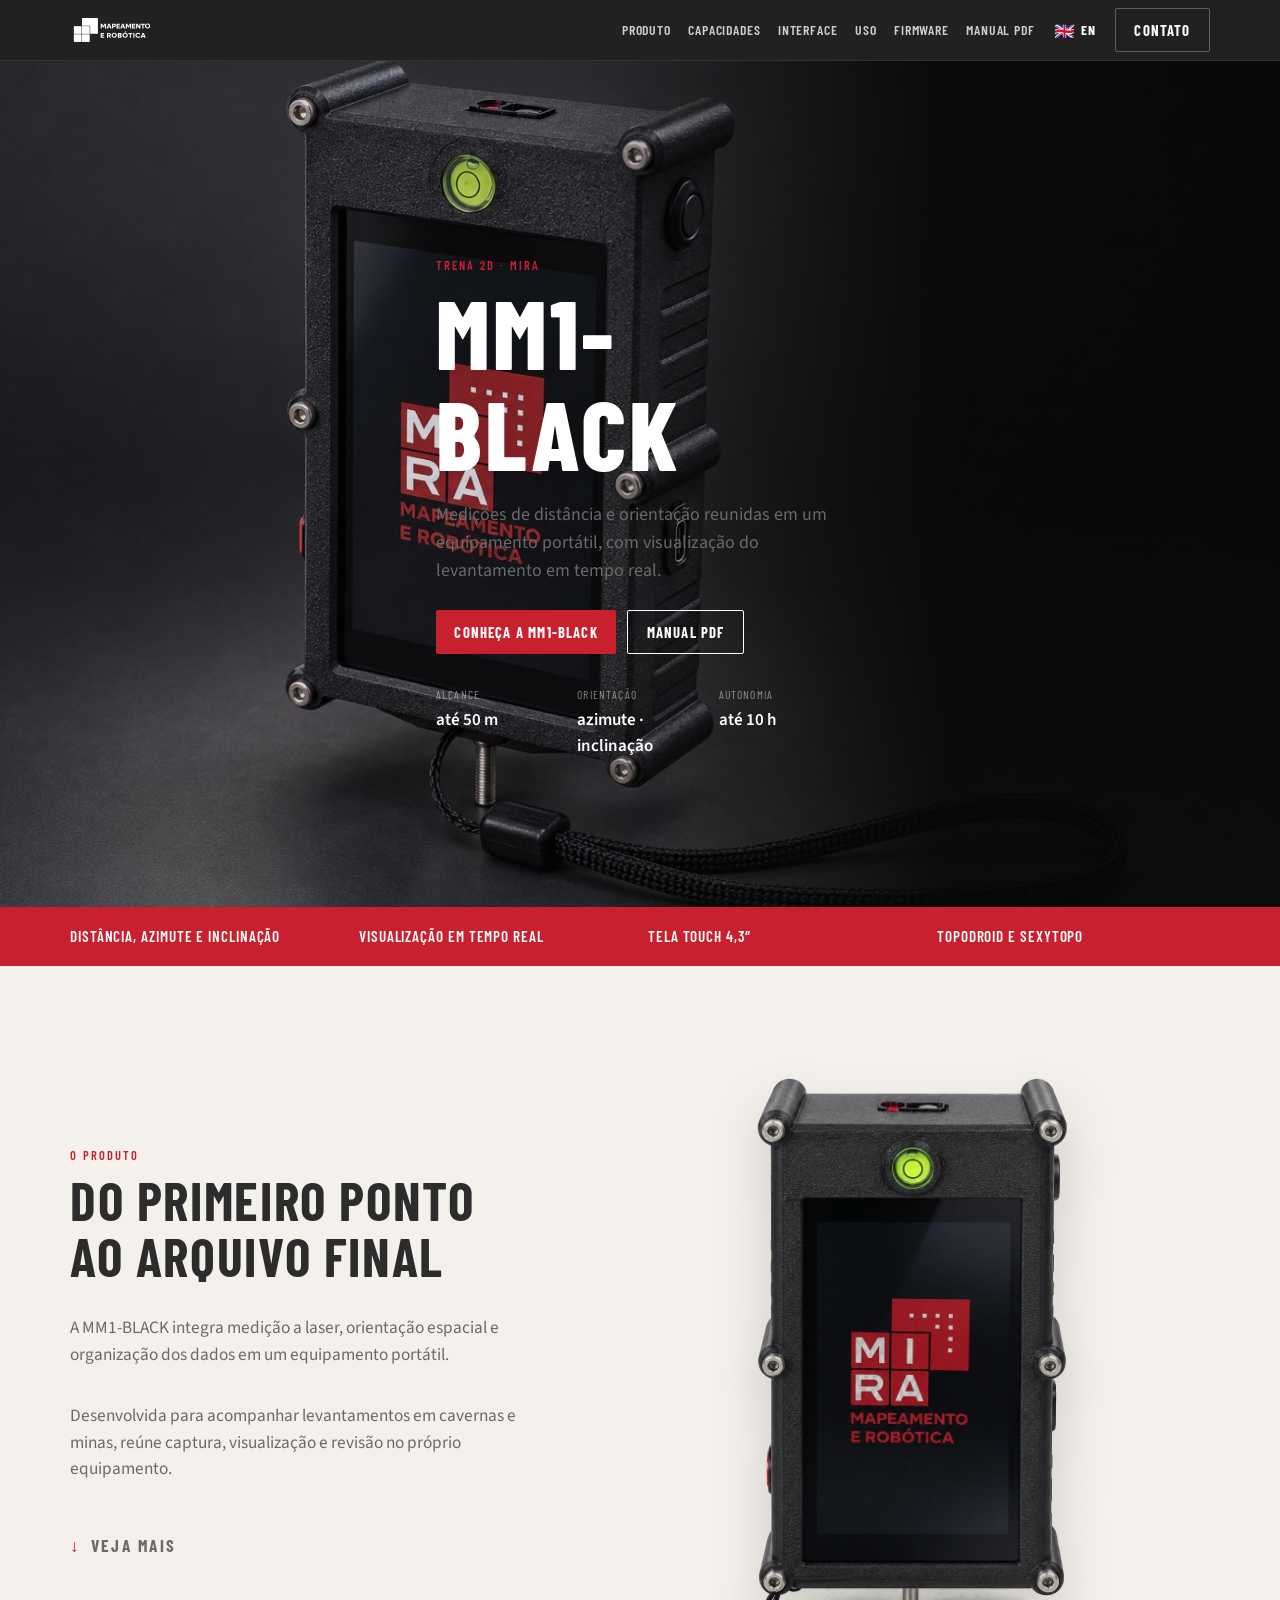
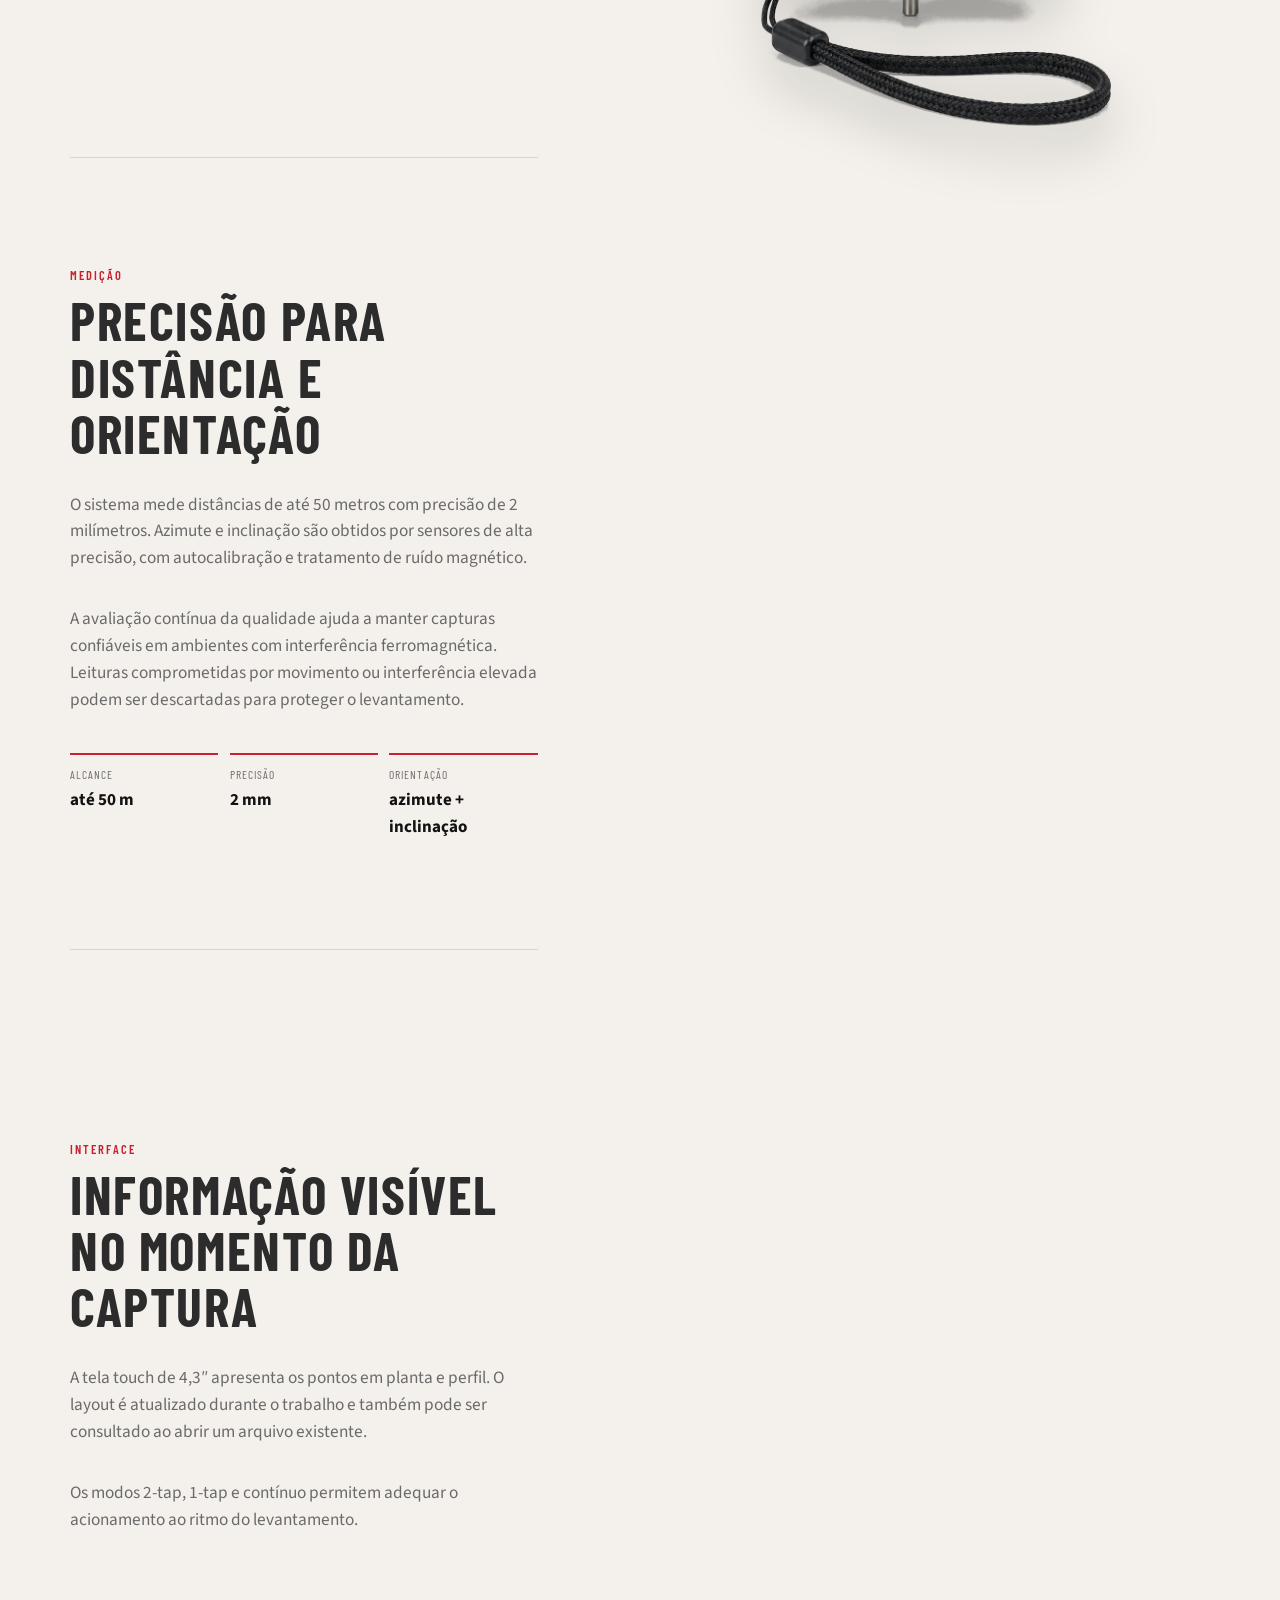
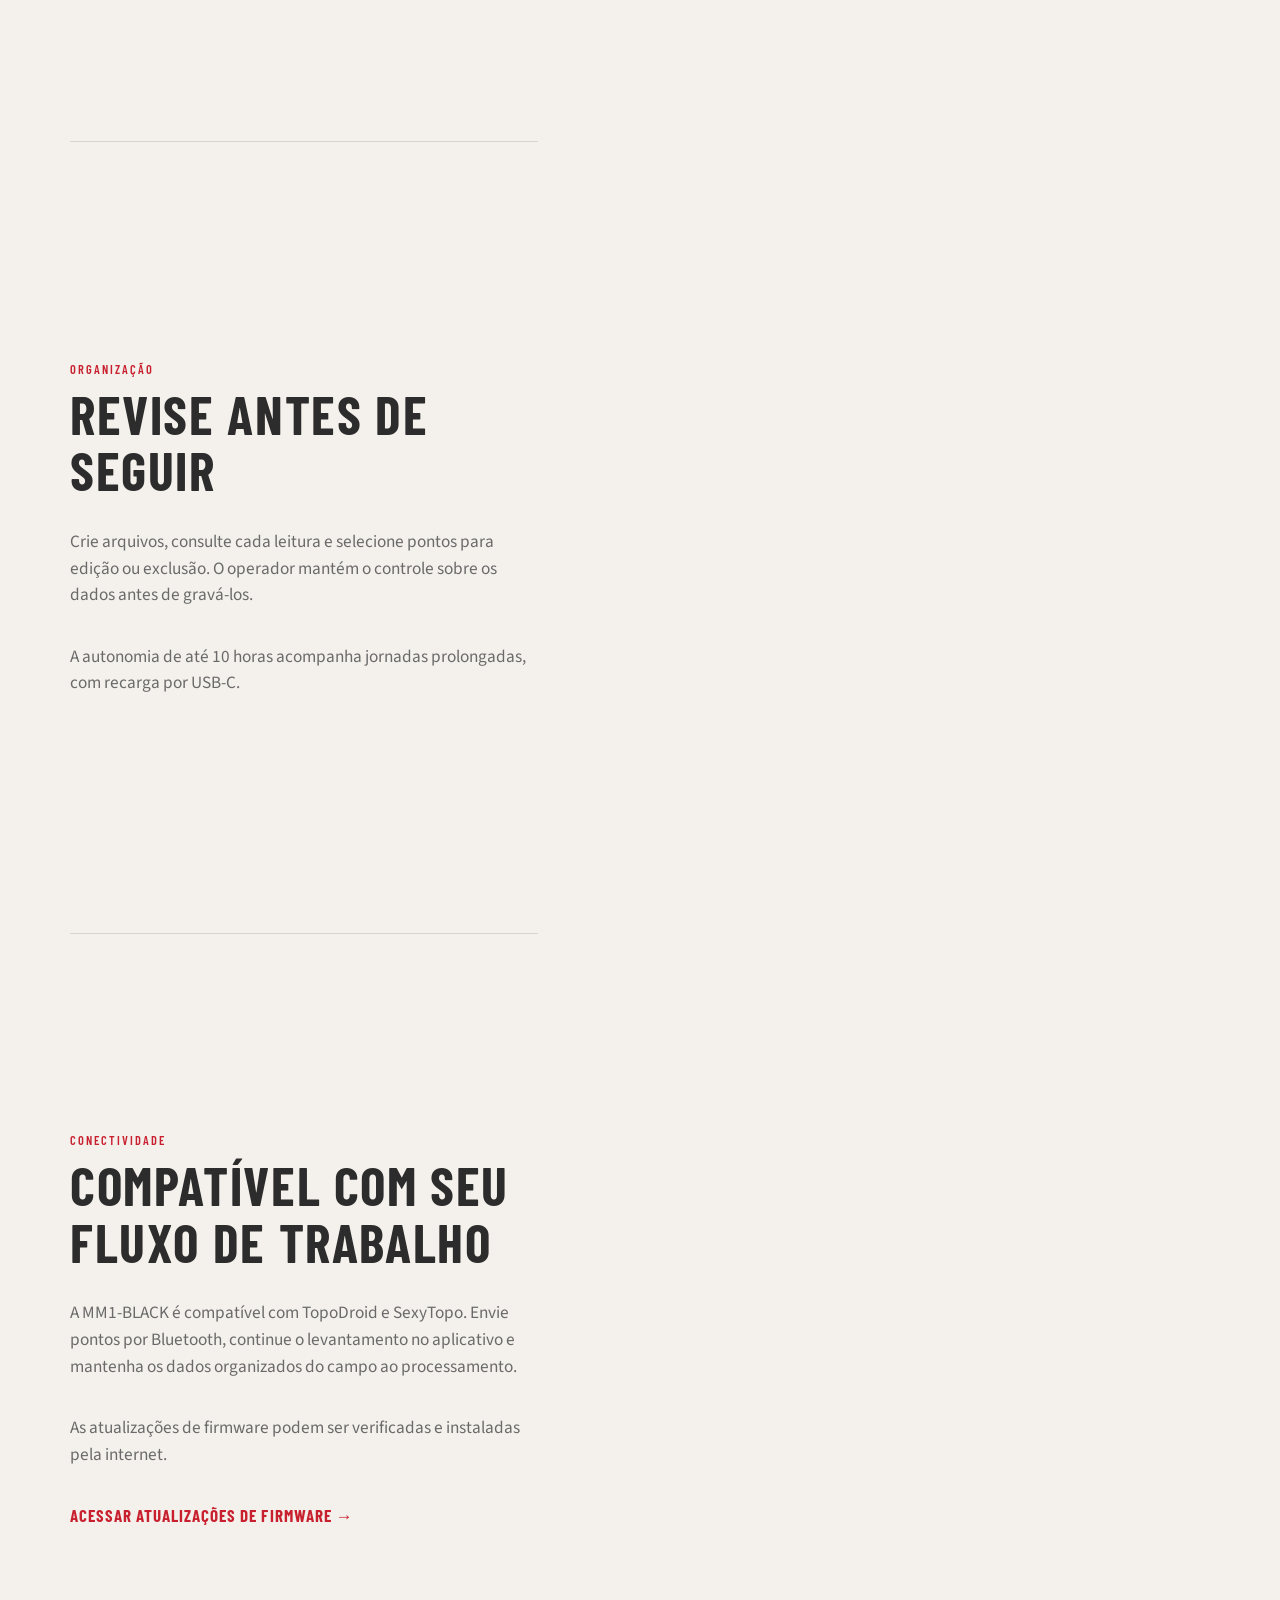
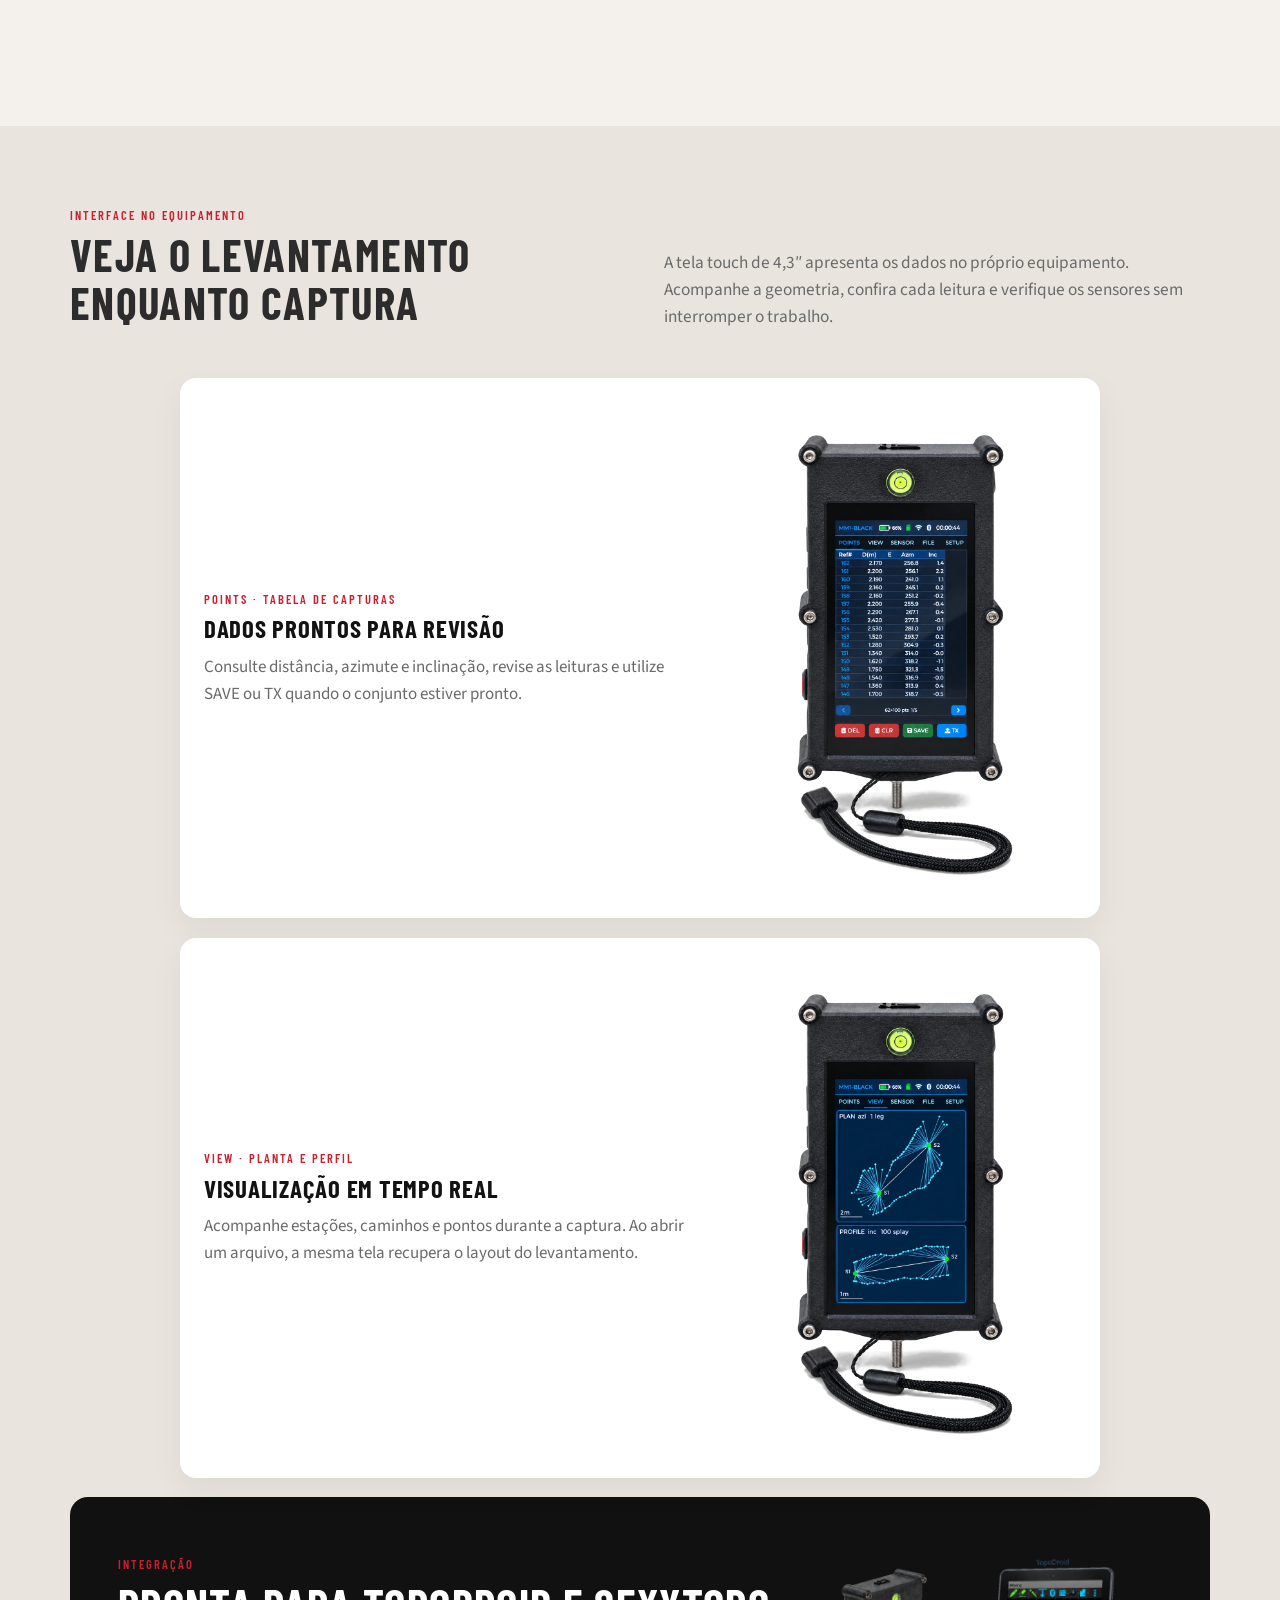
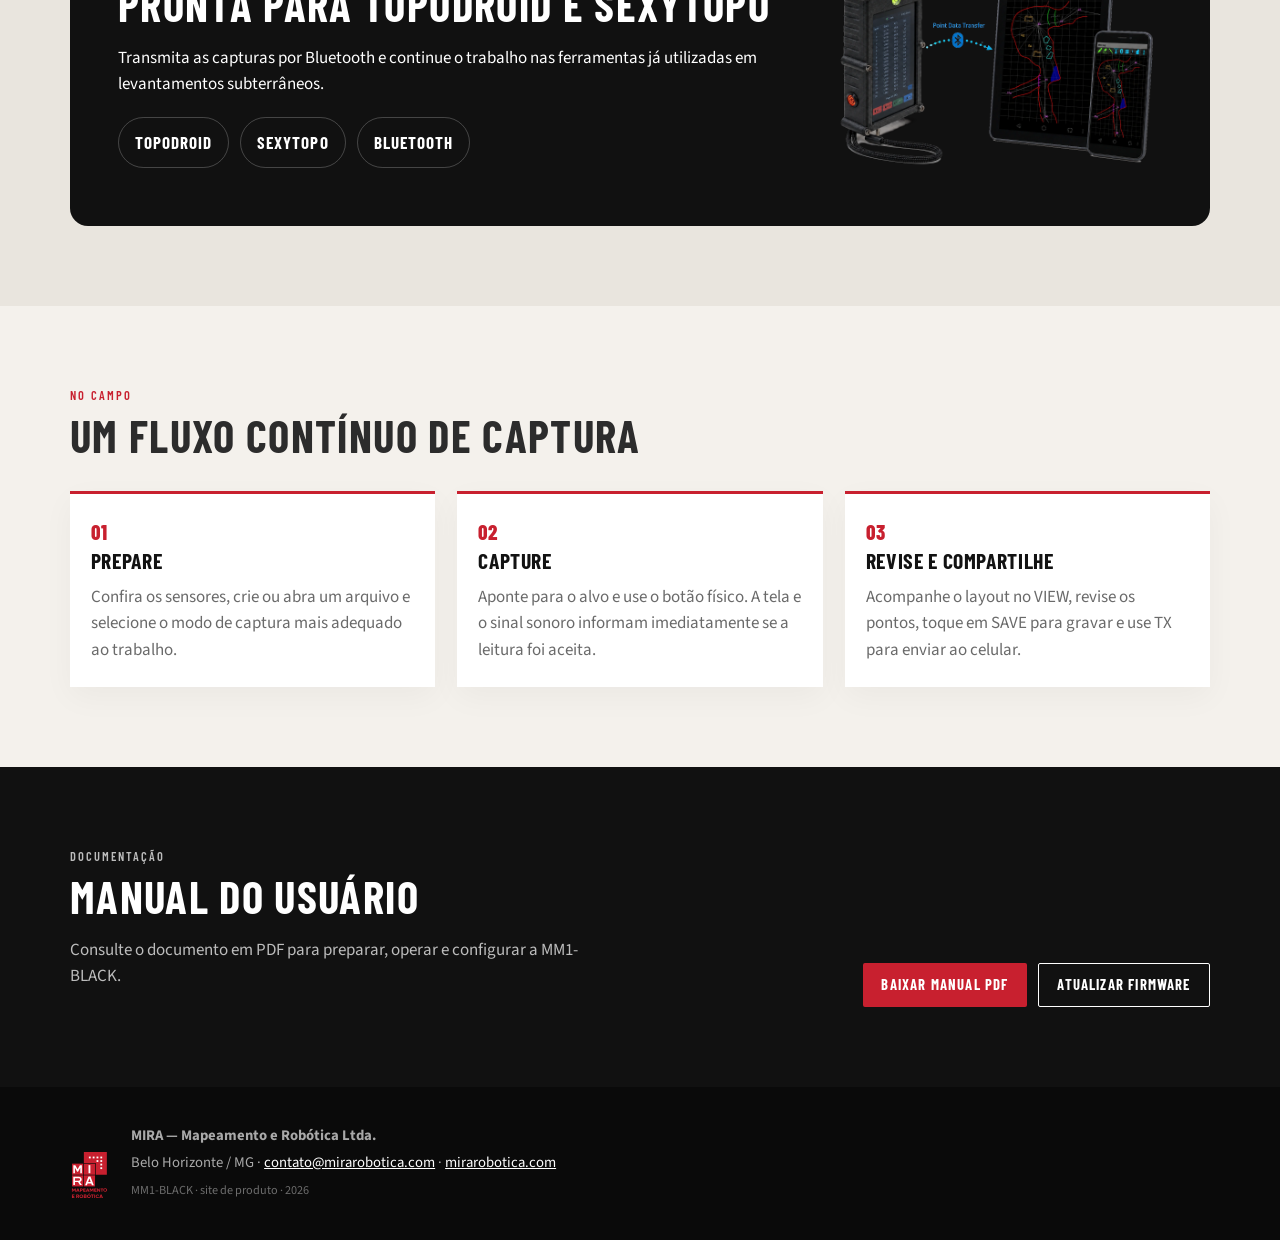
<file: docs/site/index.html>
<!DOCTYPE html>
<html lang="pt-BR">
<head>
  <meta charset="utf-8" />
  <meta name="viewport" content="width=device-width, initial-scale=1" />
  <title>MM1-BLACK — Trena 2D | MIRA</title>
  <meta name="description" content="MM1-BLACK, trena 2D da MIRA. Alcance 50 m · 2 mm. Azimute e inclinação. Tela touch 4,3″. TopoDroid e SexyTopo." />
  <link rel="alternate" hreflang="pt-BR" href="./" />
  <link rel="alternate" hreflang="en" href="en/" />
  <link rel="preconnect" href="https://fonts.googleapis.com" />
  <link rel="preconnect" href="https://fonts.gstatic.com" crossorigin />
  <link href="https://fonts.googleapis.com/css2?family=Barlow+Condensed:wght@500;600;700;800&family=Source+Sans+3:wght@400;600;700&display=swap" rel="stylesheet" />
  <link rel="stylesheet" href="styles.css?v=3" />
  <script>
    const startup = new URLSearchParams(location.search);
    if (startup.has("board") || startup.has("mode")) {
      location.replace(`firmware/${location.search}${location.hash}`);
    }
  </script>
</head>
<body>
  <header class="nav">
    <div class="wrap nav-inner">
      <a class="brand" href="#topo" aria-label="MIRA">
        <img src="assets/MIRA_Horizontal_R.svg" alt="MIRA" />
      </a>
      <nav>
        <a href="#produto">Produto</a>
        <a href="#capacidades">Capacidades</a>
        <a href="#interface">Interface</a>
        <a href="#uso">Uso</a>
        <a href="firmware/">Firmware</a>
        <a href="manual/MM1-BLACK_Manual_Usuario.pdf">Manual PDF</a>
      </nav>
      <a class="language-switch" href="en/" lang="en" hreflang="en" aria-label="View site in English"><span aria-hidden="true">🇬🇧</span> EN</a>
      <a class="btn btn-ghost" href="mailto:contato@mirarobotica.com">Contato</a>
    </div>
  </header>

  <section class="hero" id="topo">
    <div class="hero-photo" role="img" aria-label="MM1-BLACK"></div>
    <div class="wrap hero-copy">
      <p class="kicker">Trena 2D · MIRA</p>
      <h1>MM1-BLACK</h1>
      <p class="lede">Medições de distância e orientação reunidas em um equipamento portátil, com visualização do levantamento em tempo real.</p>
      <div class="hero-actions">
        <a class="btn btn-red" href="#produto">Conheça a MM1-BLACK</a>
        <a class="btn btn-line" href="manual/MM1-BLACK_Manual_Usuario.pdf">Manual PDF</a>
      </div>
      <dl class="hero-stats">
        <div><dt>Alcance</dt><dd>até 50 m</dd></div>
        <div><dt>Orientação</dt><dd>azimute · inclinação</dd></div>
        <div><dt>Autonomia</dt><dd>até 10 h</dd></div>
      </dl>
    </div>
  </section>

  <section class="strip">
    <div class="wrap strip-grid">
      <p>Distância, azimute e inclinação</p>
      <p>Visualização em tempo real</p>
      <p>Tela touch 4,3″</p>
      <p>TopoDroid e SexyTopo</p>
    </div>
  </section>

  <section class="rotation" id="explore" aria-labelledby="rotation-title">
    <div class="rotation-shell">
      <div class="rotation-story">
        <article class="rotation-panel" id="produto">
          <p class="kicker">O produto</p>
          <h2 id="rotation-title">Do primeiro ponto ao arquivo final</h2>
          <p class="lede">A MM1-BLACK integra medição a laser, orientação espacial e organização dos dados em um equipamento portátil.</p>
          <p>Desenvolvida para acompanhar levantamentos em cavernas e minas, reúne captura, visualização e revisão no próprio equipamento.</p>
          <p class="rotation-hint">Veja mais</p>
        </article>

        <article class="rotation-panel" id="capacidades">
          <p class="kicker">Medição</p>
          <h2>Precisão para distância e orientação</h2>
          <p>O sistema mede distâncias de até 50 metros com precisão de 2 milímetros. Azimute e inclinação são obtidos por sensores de alta precisão, com autocalibração e tratamento de ruído magnético.</p>
          <p>A avaliação contínua da qualidade ajuda a manter capturas confiáveis em ambientes com interferência ferromagnética. Leituras comprometidas por movimento ou interferência elevada podem ser descartadas para proteger o levantamento.</p>
          <dl class="rotation-facts">
            <div><dt>Alcance</dt><dd>até 50 m</dd></div>
            <div><dt>Precisão</dt><dd>2 mm</dd></div>
            <div><dt>Orientação</dt><dd>azimute + inclinação</dd></div>
          </dl>
        </article>

        <article class="rotation-panel">
          <p class="kicker">Interface</p>
          <h2>Informação visível no momento da captura</h2>
          <p>A tela touch de 4,3″ apresenta os pontos em planta e perfil. O layout é atualizado durante o trabalho e também pode ser consultado ao abrir um arquivo existente.</p>
          <p>Os modos 2-tap, 1-tap e contínuo permitem adequar o acionamento ao ritmo do levantamento.</p>
        </article>

        <article class="rotation-panel">
          <p class="kicker">Organização</p>
          <h2>Revise antes de seguir</h2>
          <p>Crie arquivos, consulte cada leitura e selecione pontos para edição ou exclusão. O operador mantém o controle sobre os dados antes de gravá-los.</p>
          <p>A autonomia de até 10 horas acompanha jornadas prolongadas, com recarga por USB-C.</p>
        </article>

        <article class="rotation-panel">
          <p class="kicker">Conectividade</p>
          <h2>Compatível com seu fluxo de trabalho</h2>
          <p>A MM1-BLACK é compatível com TopoDroid e SexyTopo. Envie pontos por Bluetooth, continue o levantamento no aplicativo e mantenha os dados organizados do campo ao processamento.</p>
          <p>As atualizações de firmware podem ser verificadas e instaladas pela internet.</p>
          <a class="text-link" href="firmware/">Acessar atualizações de firmware →</a>
        </article>
      </div>

      <div class="rotation-sticky">
        <div class="rotation-visual">
          <img id="rotation-product" src="assets/rotation/trena-01.webp?v=5" width="1024" height="1536" alt="MM1-BLACK, vista frontal" />
        </div>
      </div>
    </div>
  </section>

  <section class="interface-showcase" id="interface">
    <div class="wrap">
      <div class="showcase-intro">
        <div>
          <p class="kicker">Interface no equipamento</p>
          <h2>Veja o levantamento enquanto captura</h2>
        </div>
        <p>A tela touch de 4,3″ apresenta os dados no próprio equipamento. Acompanhe a geometria, confira cada leitura e verifique os sensores sem interromper o trabalho.</p>
      </div>

      <div class="interface-pair">
        <article class="interface-card">
          <div>
            <p class="kicker">POINTS · tabela de capturas</p>
            <h3>Dados prontos para revisão</h3>
            <p>Consulte distância, azimute e inclinação, revise as leituras e utilize SAVE ou TX quando o conjunto estiver pronto.</p>
          </div>
          <figure><img src="assets/interface/mm1-points.webp?v=1" alt="MM1-BLACK exibindo a tabela de capturas" /></figure>
        </article>
        <article class="interface-card">
          <div>
            <p class="kicker">VIEW · planta e perfil</p>
            <h3>Visualização em tempo real</h3>
            <p>Acompanhe estações, caminhos e pontos durante a captura. Ao abrir um arquivo, a mesma tela recupera o layout do levantamento.</p>
          </div>
          <figure><img src="assets/interface/mm1-view.webp?v=1" alt="MM1-BLACK exibindo o levantamento em planta e perfil" /></figure>
        </article>
      </div>

      <div class="compatibility">
        <div>
          <p class="kicker">Integração</p>
          <h2>Pronta para TopoDroid e SexyTopo</h2>
          <p>Transmita as capturas por Bluetooth e continue o trabalho nas ferramentas já utilizadas em levantamentos subterrâneos.</p>
          <div class="compatibility-badges" aria-label="Aplicativos compatíveis">
            <span>TopoDroid</span>
            <span>SexyTopo</span>
            <span>Bluetooth</span>
          </div>
        </div>
        <figure class="compatibility-visual">
          <img src="assets/interface/mm1-topodroid.webp?v=1" alt="Transferência Bluetooth da MM1-BLACK para o TopoDroid" />
        </figure>
      </div>
    </div>
  </section>

  <section id="uso">
    <div class="wrap">
      <p class="kicker">No campo</p>
      <h2>Um fluxo contínuo de captura</h2>
      <div class="cards">
        <article>
          <span>01</span>
          <h3>Prepare</h3>
          <p>Confira os sensores, crie ou abra um arquivo e selecione o modo de captura mais adequado ao trabalho.</p>
        </article>
        <article>
          <span>02</span>
          <h3>Capture</h3>
          <p>Aponte para o alvo e use o botão físico. A tela e o sinal sonoro informam imediatamente se a leitura foi aceita.</p>
        </article>
        <article>
          <span>03</span>
          <h3>Revise e compartilhe</h3>
          <p>Acompanhe o layout no VIEW, revise os pontos, toque em SAVE para gravar e use TX para enviar ao celular.</p>
        </article>
      </div>
    </div>
  </section>

  <section class="cta">
    <div class="wrap cta-inner">
      <div>
        <p class="kicker">Documentação</p>
        <h2>Manual do usuário</h2>
        <p>Consulte o documento em PDF para preparar, operar e configurar a MM1-BLACK.</p>
      </div>
      <div class="cta-actions">
        <a class="btn btn-red" href="manual/MM1-BLACK_Manual_Usuario.pdf">Baixar manual PDF</a>
        <a class="btn btn-line" href="firmware/">Atualizar firmware</a>
      </div>
    </div>
  </section>

  <footer class="foot">
    <div class="wrap foot-inner">
      <img src="assets/MIRA_Principal_R.svg" alt="MIRA" />
      <div>
        <strong>MIRA — Mapeamento e Robótica Ltda.</strong>
        <p>Belo Horizonte / MG · <a href="mailto:contato@mirarobotica.com">contato@mirarobotica.com</a> · <a href="https://www.mirarobotica.com/" target="_blank" rel="noopener">mirarobotica.com</a></p>
        <small>MM1-BLACK · site de produto · 2026</small>
      </div>
    </div>
  </footer>
  <script src="rotation.js?v=4"></script>
</body>
</html>
</file>
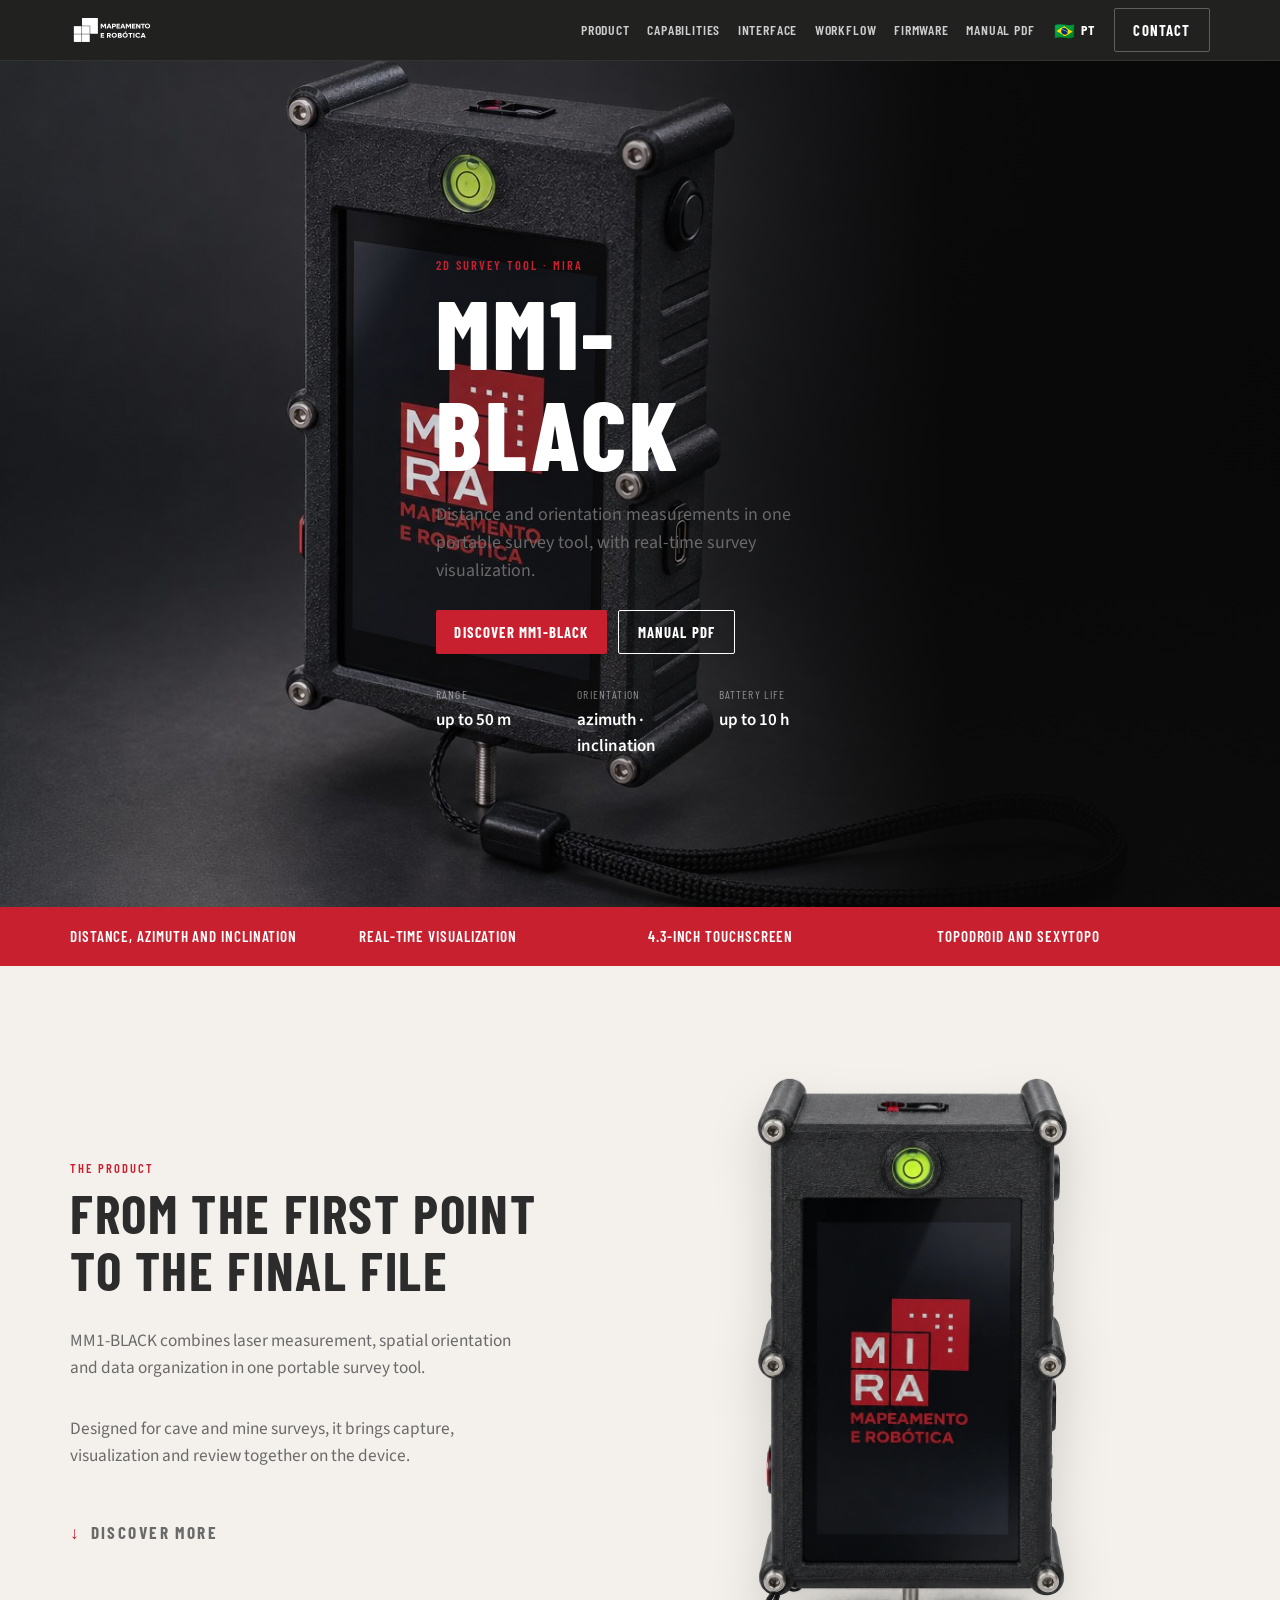
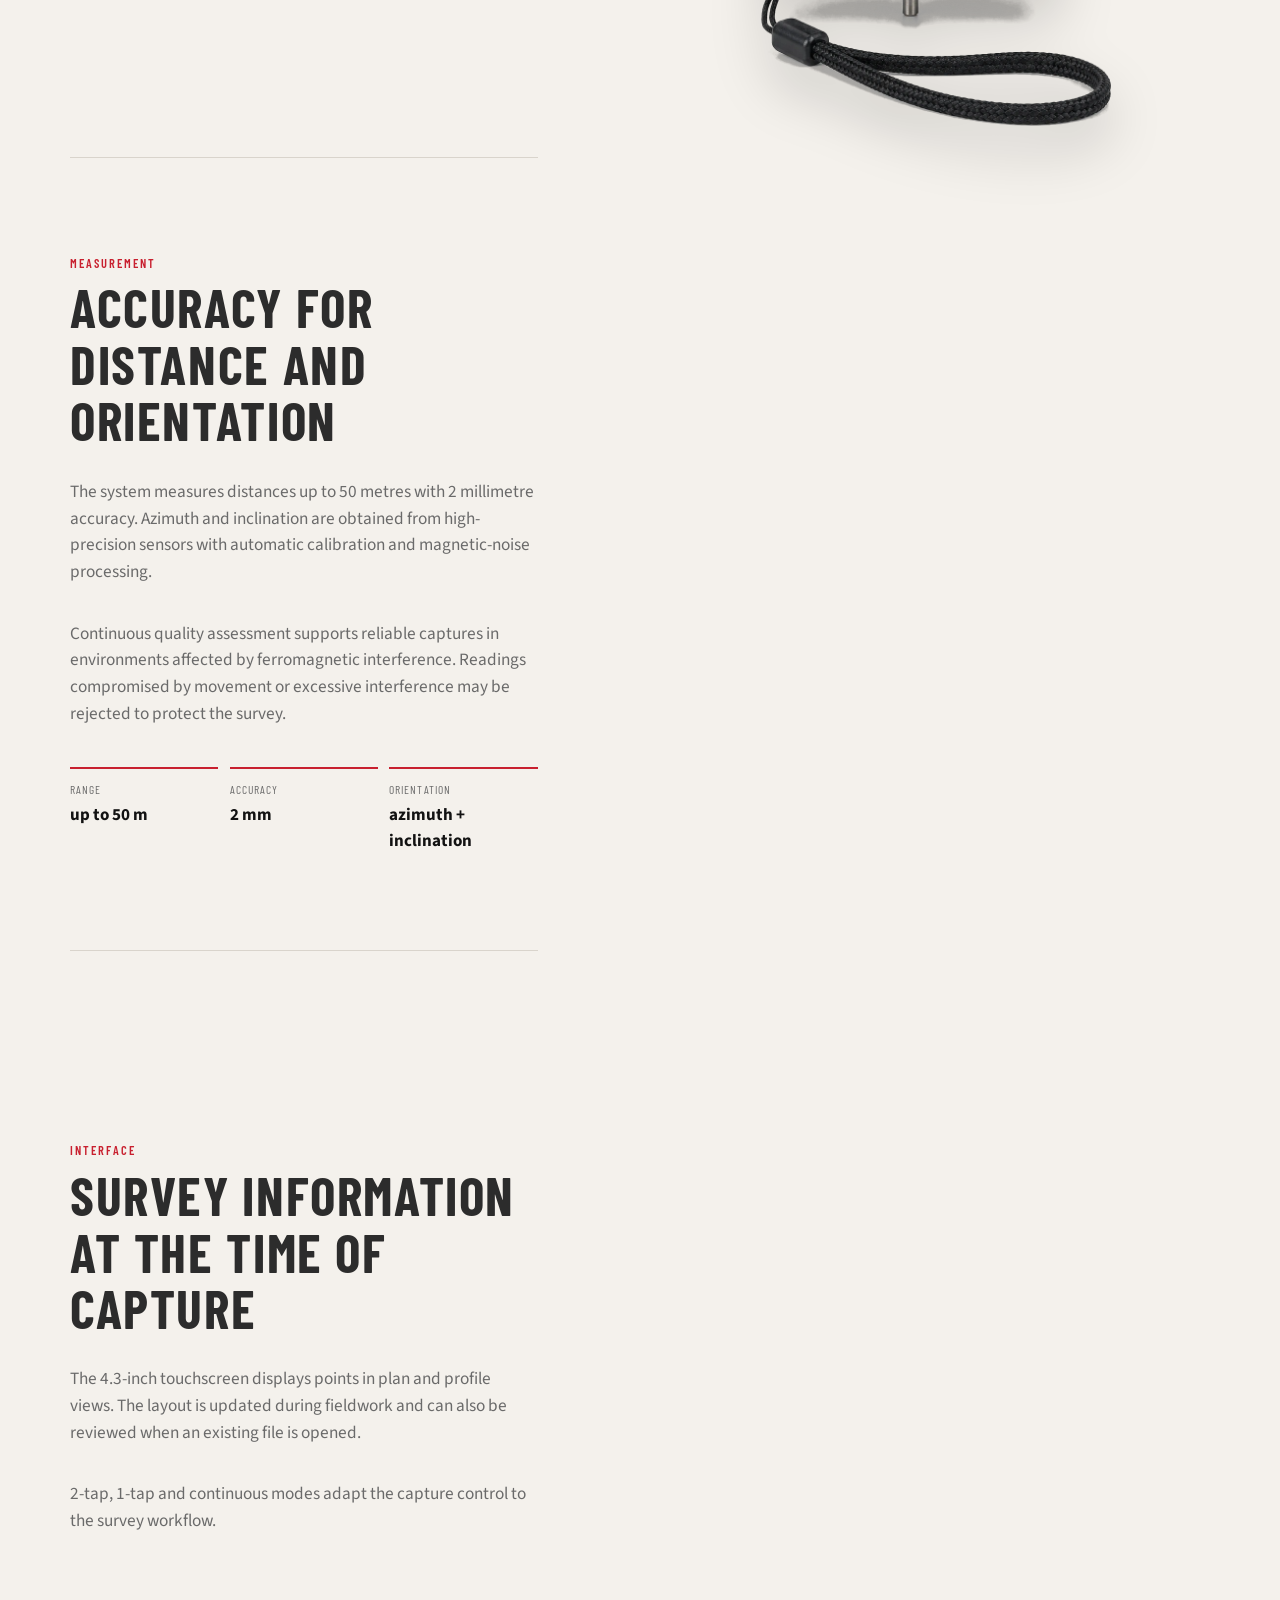
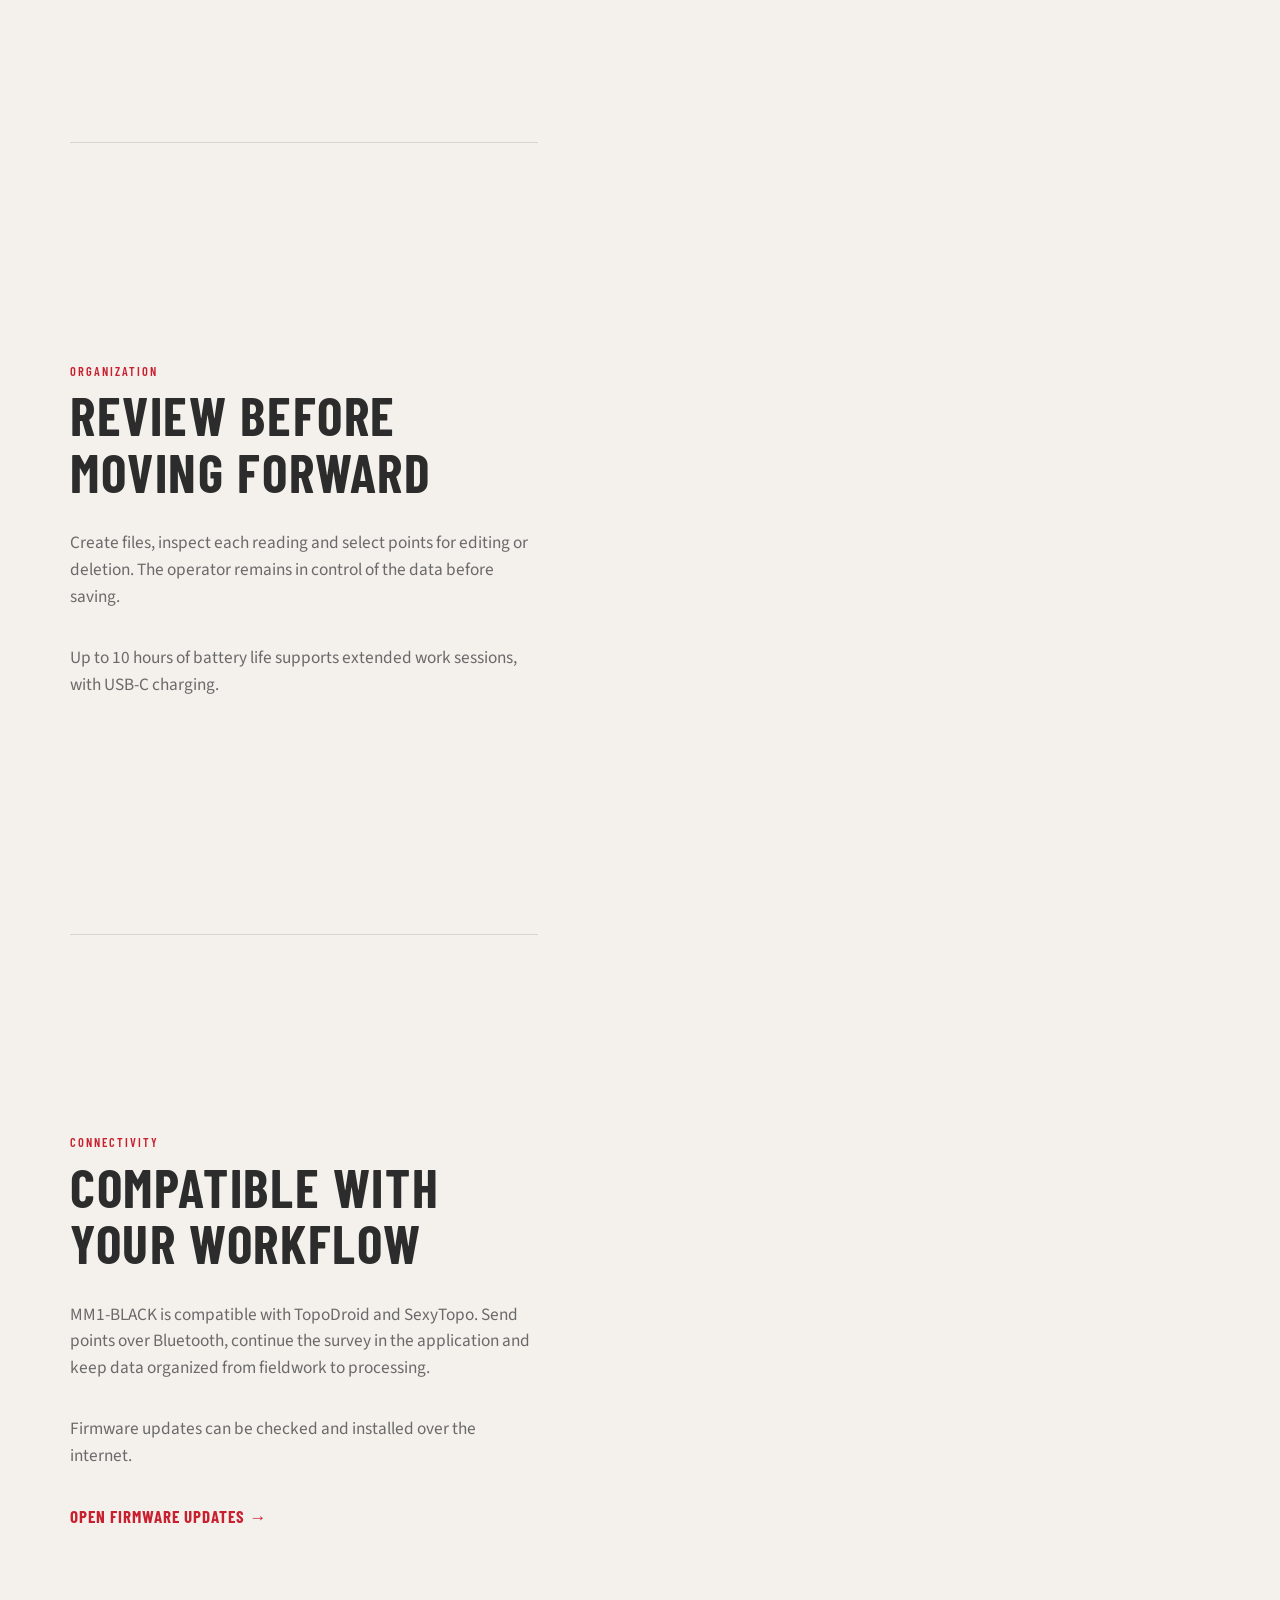
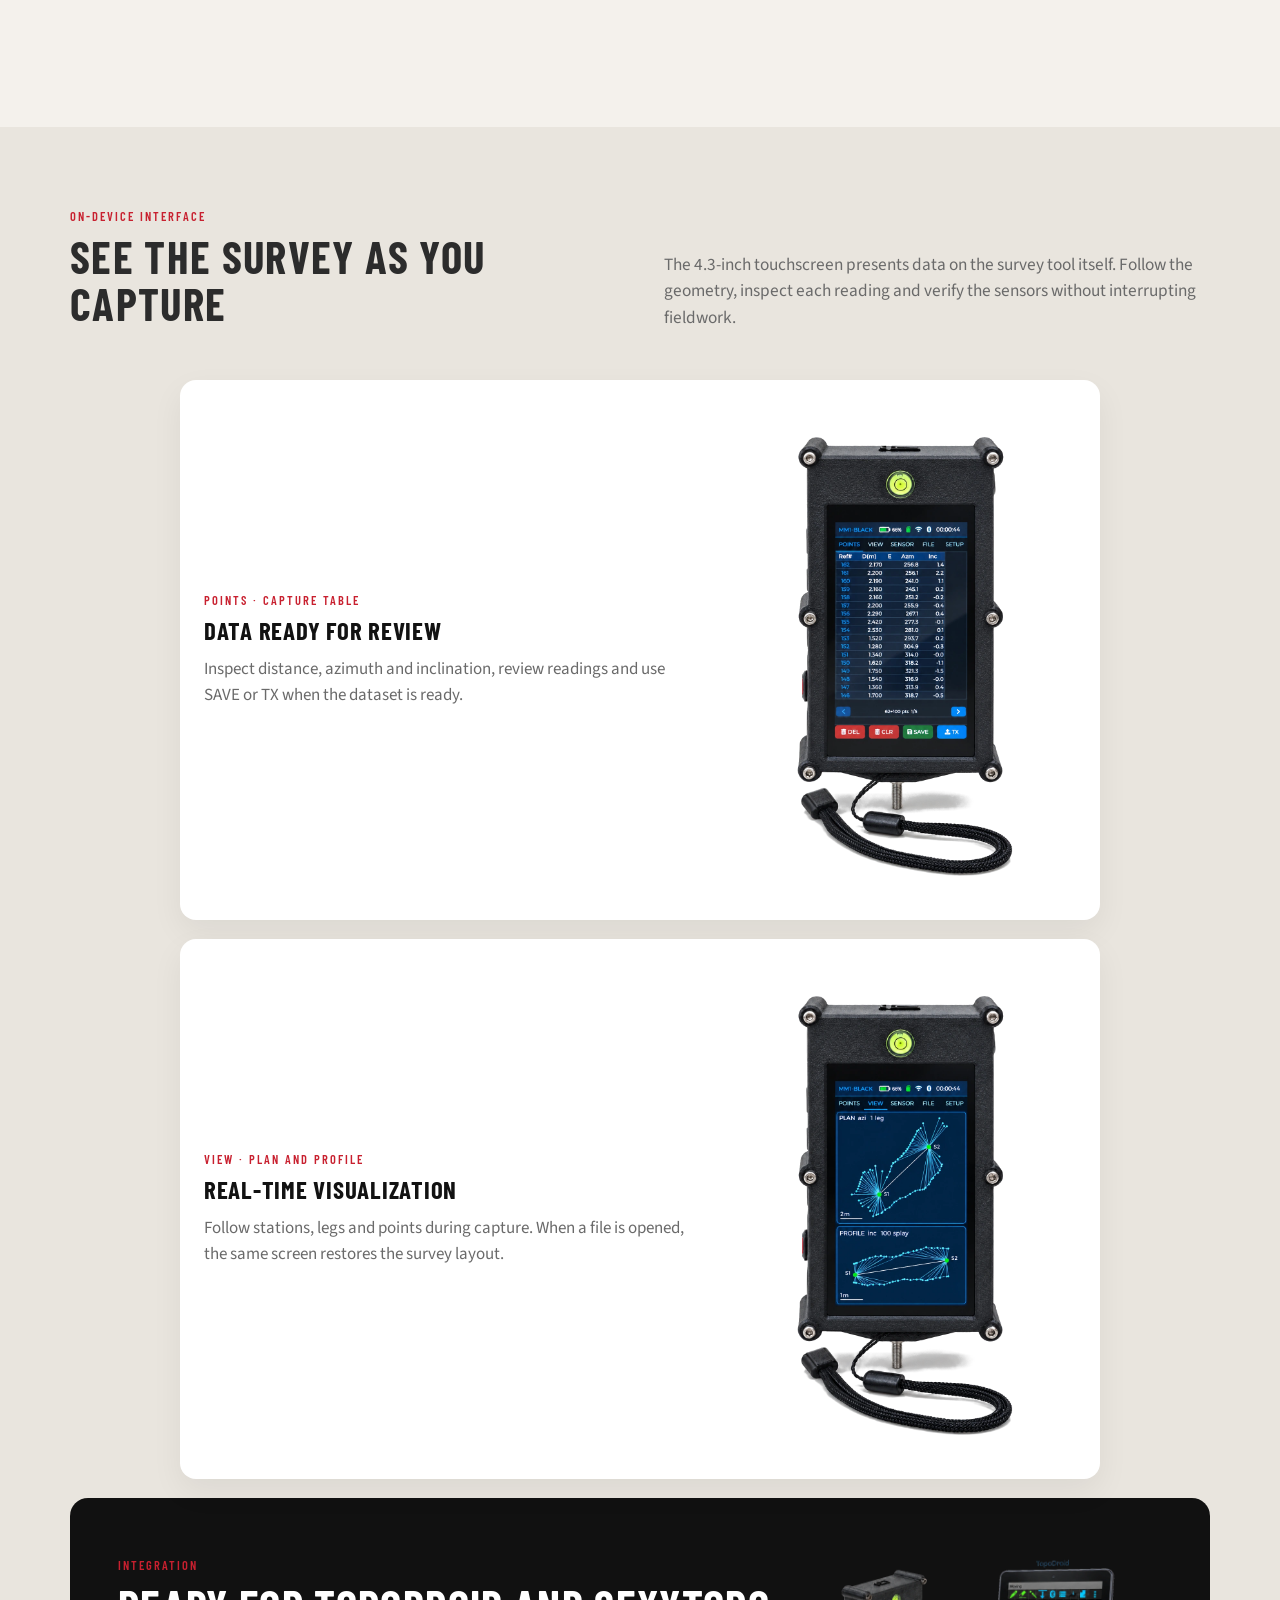
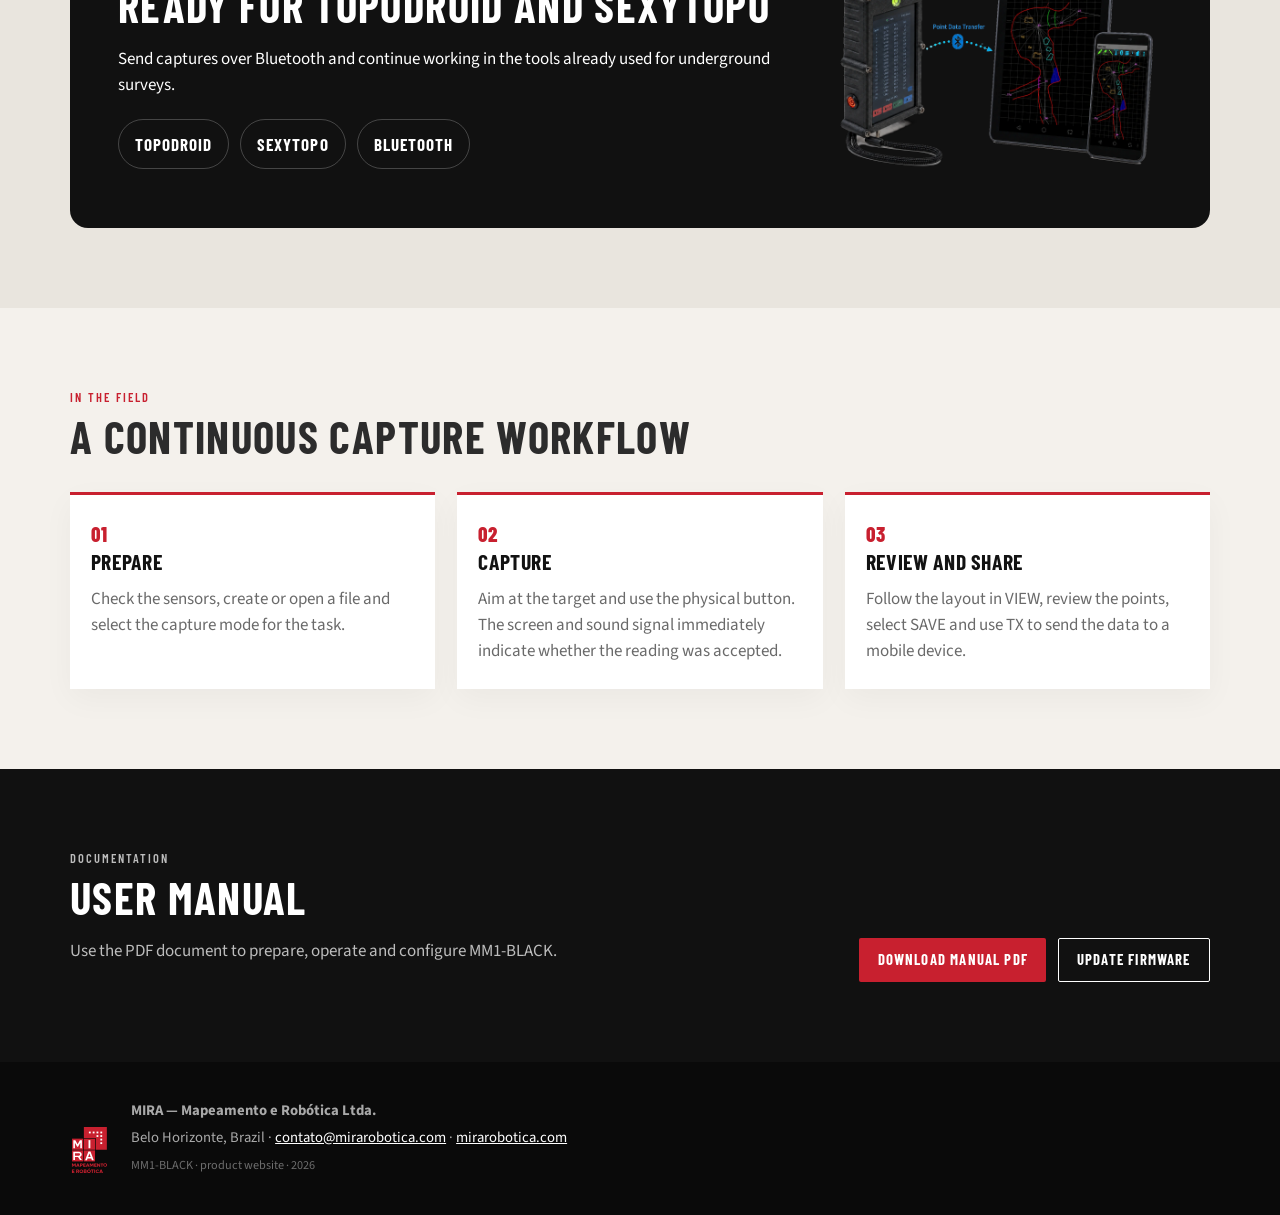
<file: docs/site/en/index.html>
<!DOCTYPE html>
<html lang="en">
<head>
  <meta charset="utf-8" />
  <meta name="viewport" content="width=device-width, initial-scale=1" />
  <title>MM1-BLACK — 2D Survey Tool | MIRA</title>
  <meta name="description" content="MM1-BLACK survey tool by MIRA. 50 m range, 2 mm accuracy, azimuth and inclination, 4.3-inch touchscreen, TopoDroid and SexyTopo." />
  <link rel="alternate" hreflang="pt-BR" href="../" />
  <link rel="alternate" hreflang="en" href="./" />
  <link rel="preconnect" href="https://fonts.googleapis.com" />
  <link rel="preconnect" href="https://fonts.gstatic.com" crossorigin />
  <link href="https://fonts.googleapis.com/css2?family=Barlow+Condensed:wght@500;600;700;800&family=Source+Sans+3:wght@400;600;700&display=swap" rel="stylesheet" />
  <link rel="stylesheet" href="../styles.css?v=3" />
  <script>
    const startup = new URLSearchParams(location.search);
    if (startup.has("board") || startup.has("mode")) {
      location.replace(`../firmware/en/${location.search}${location.hash}`);
    }
  </script>
</head>
<body>
  <header class="nav">
    <div class="wrap nav-inner">
      <a class="brand" href="#top" aria-label="MIRA">
        <img src="../assets/MIRA_Horizontal_R.svg" alt="MIRA" />
      </a>
      <nav>
        <a href="#product">Product</a>
        <a href="#capabilities">Capabilities</a>
        <a href="#interface">Interface</a>
        <a href="#workflow">Workflow</a>
        <a href="../firmware/en/">Firmware</a>
        <a href="../manual/MM1-BLACK_Manual_Usuario.pdf">Manual PDF</a>
      </nav>
      <a class="language-switch" href="../" lang="pt-BR" hreflang="pt-BR" aria-label="Ver o site em português"><span aria-hidden="true">🇧🇷</span> PT</a>
      <a class="btn btn-ghost" href="mailto:contato@mirarobotica.com">Contact</a>
    </div>
  </header>

  <section class="hero" id="top">
    <div class="hero-photo" role="img" aria-label="MM1-BLACK"></div>
    <div class="wrap hero-copy">
      <p class="kicker">2D survey tool · MIRA</p>
      <h1>MM1-BLACK</h1>
      <p class="lede">Distance and orientation measurements in one portable survey tool, with real-time survey visualization.</p>
      <div class="hero-actions">
        <a class="btn btn-red" href="#product">Discover MM1-BLACK</a>
        <a class="btn btn-line" href="../manual/MM1-BLACK_Manual_Usuario.pdf">Manual PDF</a>
      </div>
      <dl class="hero-stats">
        <div><dt>Range</dt><dd>up to 50 m</dd></div>
        <div><dt>Orientation</dt><dd>azimuth · inclination</dd></div>
        <div><dt>Battery life</dt><dd>up to 10 h</dd></div>
      </dl>
    </div>
  </section>

  <section class="strip">
    <div class="wrap strip-grid">
      <p>Distance, azimuth and inclination</p>
      <p>Real-time visualization</p>
      <p>4.3-inch touchscreen</p>
      <p>TopoDroid and SexyTopo</p>
    </div>
  </section>

  <section class="rotation" id="explore" aria-labelledby="rotation-title">
    <div class="rotation-shell">
      <div class="rotation-story">
        <article class="rotation-panel" id="product">
          <p class="kicker">The product</p>
          <h2 id="rotation-title">From the first point to the final file</h2>
          <p class="lede">MM1-BLACK combines laser measurement, spatial orientation and data organization in one portable survey tool.</p>
          <p>Designed for cave and mine surveys, it brings capture, visualization and review together on the device.</p>
          <p class="rotation-hint">Discover more</p>
        </article>

        <article class="rotation-panel" id="capabilities">
          <p class="kicker">Measurement</p>
          <h2>Accuracy for distance and orientation</h2>
          <p>The system measures distances up to 50 metres with 2 millimetre accuracy. Azimuth and inclination are obtained from high-precision sensors with automatic calibration and magnetic-noise processing.</p>
          <p>Continuous quality assessment supports reliable captures in environments affected by ferromagnetic interference. Readings compromised by movement or excessive interference may be rejected to protect the survey.</p>
          <dl class="rotation-facts">
            <div><dt>Range</dt><dd>up to 50 m</dd></div>
            <div><dt>Accuracy</dt><dd>2 mm</dd></div>
            <div><dt>Orientation</dt><dd>azimuth + inclination</dd></div>
          </dl>
        </article>

        <article class="rotation-panel">
          <p class="kicker">Interface</p>
          <h2>Survey information at the time of capture</h2>
          <p>The 4.3-inch touchscreen displays points in plan and profile views. The layout is updated during fieldwork and can also be reviewed when an existing file is opened.</p>
          <p>2-tap, 1-tap and continuous modes adapt the capture control to the survey workflow.</p>
        </article>

        <article class="rotation-panel">
          <p class="kicker">Organization</p>
          <h2>Review before moving forward</h2>
          <p>Create files, inspect each reading and select points for editing or deletion. The operator remains in control of the data before saving.</p>
          <p>Up to 10 hours of battery life supports extended work sessions, with USB-C charging.</p>
        </article>

        <article class="rotation-panel">
          <p class="kicker">Connectivity</p>
          <h2>Compatible with your workflow</h2>
          <p>MM1-BLACK is compatible with TopoDroid and SexyTopo. Send points over Bluetooth, continue the survey in the application and keep data organized from fieldwork to processing.</p>
          <p>Firmware updates can be checked and installed over the internet.</p>
          <a class="text-link" href="../firmware/en/">Open firmware updates →</a>
        </article>
      </div>

      <div class="rotation-sticky">
        <div class="rotation-visual">
          <img id="rotation-product" src="../assets/rotation/trena-01.webp?v=5" width="1024" height="1536" alt="MM1-BLACK, front view" />
        </div>
      </div>
    </div>
  </section>

  <section class="interface-showcase" id="interface">
    <div class="wrap">
      <div class="showcase-intro">
        <div>
          <p class="kicker">On-device interface</p>
          <h2>See the survey as you capture</h2>
        </div>
        <p>The 4.3-inch touchscreen presents data on the survey tool itself. Follow the geometry, inspect each reading and verify the sensors without interrupting fieldwork.</p>
      </div>

      <div class="interface-pair">
        <article class="interface-card">
          <div>
            <p class="kicker">POINTS · capture table</p>
            <h3>Data ready for review</h3>
            <p>Inspect distance, azimuth and inclination, review readings and use SAVE or TX when the dataset is ready.</p>
          </div>
          <figure><img src="../assets/interface/mm1-points.webp?v=1" alt="MM1-BLACK displaying the capture table" /></figure>
        </article>
        <article class="interface-card">
          <div>
            <p class="kicker">VIEW · plan and profile</p>
            <h3>Real-time visualization</h3>
            <p>Follow stations, legs and points during capture. When a file is opened, the same screen restores the survey layout.</p>
          </div>
          <figure><img src="../assets/interface/mm1-view.webp?v=1" alt="MM1-BLACK displaying the survey in plan and profile views" /></figure>
        </article>
      </div>

      <div class="compatibility">
        <div>
          <p class="kicker">Integration</p>
          <h2>Ready for TopoDroid and SexyTopo</h2>
          <p>Send captures over Bluetooth and continue working in the tools already used for underground surveys.</p>
          <div class="compatibility-badges" aria-label="Compatible applications">
            <span>TopoDroid</span>
            <span>SexyTopo</span>
            <span>Bluetooth</span>
          </div>
        </div>
        <figure class="compatibility-visual">
          <img src="../assets/interface/mm1-topodroid.webp?v=1" alt="Bluetooth transfer from MM1-BLACK to TopoDroid" />
        </figure>
      </div>
    </div>
  </section>

  <section id="workflow">
    <div class="wrap">
      <p class="kicker">In the field</p>
      <h2>A continuous capture workflow</h2>
      <div class="cards">
        <article>
          <span>01</span>
          <h3>Prepare</h3>
          <p>Check the sensors, create or open a file and select the capture mode for the task.</p>
        </article>
        <article>
          <span>02</span>
          <h3>Capture</h3>
          <p>Aim at the target and use the physical button. The screen and sound signal immediately indicate whether the reading was accepted.</p>
        </article>
        <article>
          <span>03</span>
          <h3>Review and share</h3>
          <p>Follow the layout in VIEW, review the points, select SAVE and use TX to send the data to a mobile device.</p>
        </article>
      </div>
    </div>
  </section>

  <section class="cta">
    <div class="wrap cta-inner">
      <div>
        <p class="kicker">Documentation</p>
        <h2>User manual</h2>
        <p>Use the PDF document to prepare, operate and configure MM1-BLACK.</p>
      </div>
      <div class="cta-actions">
        <a class="btn btn-red" href="../manual/MM1-BLACK_Manual_Usuario.pdf">Download manual PDF</a>
        <a class="btn btn-line" href="../firmware/en/">Update firmware</a>
      </div>
    </div>
  </section>

  <footer class="foot">
    <div class="wrap foot-inner">
      <img src="../assets/MIRA_Principal_R.svg" alt="MIRA" />
      <div>
        <strong>MIRA — Mapeamento e Robótica Ltda.</strong>
        <p>Belo Horizonte, Brazil · <a href="mailto:contato@mirarobotica.com">contato@mirarobotica.com</a> · <a href="https://www.mirarobotica.com/" target="_blank" rel="noopener">mirarobotica.com</a></p>
        <small>MM1-BLACK · product website · 2026</small>
      </div>
    </div>
  </footer>
  <script src="../rotation.js?v=4"></script>
</body>
</html>
</file>
<file: docs/site/styles.css>
:root {
  --red: #c8202f;
  --ink: #121212;
  --char: #2c2c2c;
  --muted: #6a6a6a;
  --paper: #f4f1ec;
  --line: #d9d4cc;
  --white: #fff;
  --display: "Barlow Condensed", "Arial Narrow", sans-serif;
  --body: "Source Sans 3", "Segoe UI", sans-serif;
}

*, *::before, *::after { box-sizing: border-box; }
html { scroll-behavior: smooth; }
body {
  margin: 0;
  font-family: var(--body);
  color: var(--ink);
  background: var(--paper);
  line-height: 1.55;
  font-size: 17px;
  overflow-x: clip;
  -webkit-text-size-adjust: 100%;
}
img { max-width: 100%; display: block; }
a { color: var(--red); }
.wrap { width: min(1140px, calc(100% - 2.4rem)); margin-inline: auto; }
@media (max-width: 720px) {
  .wrap { width: min(1140px, calc(100% - 1.5rem)); }
  body { font-size: 16px; }
}

.kicker {
  margin: 0 0 .4rem;
  font-family: var(--display);
  font-weight: 600;
  letter-spacing: .16em;
  text-transform: uppercase;
  font-size: .78rem;
  color: var(--red);
}
h1, h2, h3 {
  font-family: var(--display);
  text-transform: uppercase;
  letter-spacing: .03em;
  line-height: 1.05;
  margin: 0 0 .8rem;
}
h1 { font-size: clamp(3.2rem, 8vw, 6rem); font-weight: 800; }
h2 { font-size: clamp(2rem, 4vw, 2.8rem); font-weight: 700; color: var(--char); }
h3 { font-size: 1.35rem; }
.lede { color: var(--muted); font-size: 1.12rem; max-width: 36rem; }

.btn {
  display: inline-flex;
  align-items: center;
  justify-content: center;
  min-height: 44px;
  padding: 0 1.15rem;
  font-family: var(--display);
  font-weight: 700;
  letter-spacing: .08em;
  text-transform: uppercase;
  text-decoration: none;
  border-radius: 2px;
  font-size: .92rem;
}
.btn-red { background: var(--red); color: #fff; }
.btn-red:hover { background: #9a1824; color: #fff; }
.btn-line { border: 1px solid currentColor; color: inherit; }
.btn-line:hover { background: rgba(255,255,255,.08); }
.btn-ghost {
  color: #fff;
  border: 1px solid rgba(255,255,255,.28);
}
.btn-ghost:hover { background: rgba(255,255,255,.08); color: #fff; }

.nav {
  position: sticky;
  top: 0;
  z-index: 20;
  background: rgba(10,10,10,.9);
  backdrop-filter: blur(12px);
  border-bottom: 1px solid rgba(255,255,255,.08);
  padding-top: env(safe-area-inset-top);
}
.nav-inner {
  display: flex;
  align-items: center;
  gap: 1.2rem;
  min-height: 60px;
}
.brand img {
  height: 32px;
  filter: brightness(0) invert(1);
}
.nav nav {
  margin-left: auto;
  display: flex;
  gap: 1.1rem;
  font-family: var(--display);
  text-transform: uppercase;
  letter-spacing: .06em;
  font-size: .86rem;
  font-weight: 600;
}
.nav nav a { color: rgba(255,255,255,.78); text-decoration: none; }
.nav nav a:hover { color: #fff; }
.language-switch {
  display: inline-flex;
  align-items: center;
  gap: .35rem;
  color: #fff;
  font-family: var(--display);
  font-size: .86rem;
  font-weight: 700;
  letter-spacing: .06em;
  text-decoration: none;
}
.language-switch span { font-size: 1.05rem; }
@media (max-width: 980px) {
  .nav-inner {
    flex-wrap: wrap;
    gap: .55rem 1rem;
    padding: .45rem 0 .55rem;
  }
  .nav nav {
    order: 3;
    flex: 1 1 100%;
    margin-left: 0;
    gap: .85rem;
    overflow-x: auto;
    -webkit-overflow-scrolling: touch;
    scrollbar-width: none;
    padding-bottom: .1rem;
  }
  .nav nav::-webkit-scrollbar { display: none; }
  .nav nav a { white-space: nowrap; }
  .language-switch { margin-left: auto; }
  .nav .btn-ghost { display: none; }
}

.hero {
  position: relative;
  min-height: min(94vh, 880px);
  background: #070707;
  color: #fff;
  display: grid;
  align-items: end;
  overflow: hidden;
}
.hero-photo {
  position: absolute;
  inset: 0;
  background:
    linear-gradient(90deg, rgba(7,7,7,.08) 0%, rgba(7,7,7,.2) 46%, rgba(7,7,7,.92) 74%),
    url("assets/produto-hero-dark.jpg") 16% center / auto 112% no-repeat;
}
.hero-copy {
  position: relative;
  z-index: 1;
  padding: 6rem 0 4.2rem;
  max-width: 25.5rem;
  justify-self: end;
  width: min(1140px, calc(100% - 2.4rem));
}
.hero-actions { display: flex; flex-wrap: wrap; gap: .7rem; margin: 1.6rem 0 2rem; }
.hero-stats {
  display: grid;
  grid-template-columns: repeat(3, minmax(0, 1fr));
  gap: 1rem;
  margin: 0;
}
.hero-stats dt {
  font-family: var(--display);
  letter-spacing: .1em;
  text-transform: uppercase;
  font-size: .72rem;
  color: rgba(255,255,255,.5);
}
.hero-stats dd { margin: .2rem 0 0; font-weight: 600; }
@media (max-width: 860px) {
  .hero { min-height: auto; }
  .hero-photo {
    background:
      linear-gradient(180deg, rgba(7,7,7,.08) 18%, rgba(7,7,7,.88) 72%),
      url("assets/produto-hero-dark.jpg") center 22% / cover no-repeat;
  }
  .hero-copy {
    justify-self: stretch;
    max-width: none;
    width: min(1140px, calc(100% - 2.4rem));
    padding: 7.5rem 0 2.2rem;
  }
  h1 { font-size: clamp(2.5rem, 12vw, 4rem); }
  .lede { font-size: 1.05rem; }
  .hero-stats { grid-template-columns: repeat(3, minmax(0, 1fr)); gap: .7rem; }
}
@media (max-width: 720px) {
  .hero-copy { width: min(1140px, calc(100% - 1.5rem)); padding: 6.4rem 0 1.8rem; }
  .hero-actions { margin: 1.2rem 0 1.4rem; }
}
@media (max-width: 420px) {
  .hero-stats { grid-template-columns: 1fr; }
}

.strip {
  background: var(--red);
  color: #fff;
  padding: 1.1rem 0;
}
.strip-grid {
  display: grid;
  grid-template-columns: repeat(4, 1fr);
  gap: 1rem;
  font-family: var(--display);
  text-transform: uppercase;
  letter-spacing: .06em;
  font-size: .95rem;
  font-weight: 600;
}
.strip-grid p { margin: 0; }
@media (max-width: 800px) { .strip-grid { grid-template-columns: 1fr 1fr; } }
@media (max-width: 520px) {
  .strip { padding: .9rem 0; }
  .strip-grid { gap: .65rem; font-size: .82rem; }
}

section { padding: 5rem 0; }
@media (max-width: 720px) { section { padding: 3rem 0; } }
.split {
  display: grid;
  grid-template-columns: 1fr 1fr;
  gap: 3rem;
  align-items: center;
}
.split.invert { grid-template-columns: 1.05fr .95fr; }
@media (max-width: 860px) {
  .split, .split.invert { grid-template-columns: 1fr; }
}

.checks, .parts { padding: 0; margin: 1.2rem 0 0; list-style: none; }
.checks li, .parts li {
  padding: .7rem 0;
  border-bottom: 1px solid var(--line);
}
.parts { counter-reset: p; }
.parts li { display: grid; grid-template-columns: 2rem 1fr; gap: .6rem; }
.parts li::before {
  counter-increment: p;
  content: counter(p, decimal-leading-zero);
  font-family: var(--display);
  color: var(--red);
  font-weight: 700;
}

.shot { margin: 0; }
.shot img {
  width: 100%;
  border-radius: 12px;
  background: #ececec;
  box-shadow: 0 28px 60px rgba(0,0,0,.16);
}
.shot.tight img { background: #f2f2f2; }

/* Product rotation controlled by page scroll */
.rotation {
  padding: 0;
  background: transparent;
}
.rotation-shell {
  width: min(1140px, calc(100% - 2.4rem));
  margin-inline: auto;
  display: grid;
  grid-template-columns: minmax(0, .88fr) minmax(260px, 1.12fr);
  gap: clamp(2rem, 6vw, 6rem);
  align-items: start;
}
.rotation-story { min-width: 0; }
.rotation-panel {
  min-height: 88vh;
  min-height: 88svh;
  display: flex;
  flex-direction: column;
  justify-content: center;
  padding: 6rem 0;
  border-bottom: 1px solid var(--line);
}
.rotation-panel:last-child { border-bottom: 0; }
.rotation-panel h2 {
  max-width: 31rem;
  font-size: clamp(2.2rem, 4.2vw, 4rem);
}
.rotation-panel > p:not(.kicker) {
  max-width: 31rem;
  color: var(--muted);
  font-size: 1.08rem;
}
.rotation-hint {
  margin-top: 2rem;
  font-family: var(--display);
  font-size: .82rem;
  font-weight: 700;
  letter-spacing: .14em;
  text-transform: uppercase;
}
.rotation-hint::before {
  content: "↓";
  display: inline-block;
  margin-right: .6rem;
  color: var(--red);
}
.rotation-sticky {
  position: sticky;
  top: 60px;
  height: calc(100vh - 60px);
  height: calc(100svh - 60px);
  display: grid;
  grid-template-rows: minmax(0, 1fr);
  align-items: center;
  padding: 1.5rem 0 1rem;
}
.rotation-visual {
  min-height: 0;
  height: 100%;
  display: grid;
  place-items: center;
}
.rotation-visual img {
  width: 100%;
  height: 100%;
  max-height: calc(100vh - 145px);
  object-fit: contain;
  filter: drop-shadow(0 28px 26px rgba(0,0,0,.16));
}
.rotation-facts {
  display: grid;
  grid-template-columns: repeat(3, 1fr);
  gap: .7rem;
  margin: 1.4rem 0 0;
}
.rotation-facts div {
  padding-top: .7rem;
  border-top: 2px solid var(--red);
}
.rotation-facts dt {
  font-family: var(--display);
  font-size: .72rem;
  letter-spacing: .09em;
  text-transform: uppercase;
  color: var(--muted);
}
.rotation-facts dd {
  margin: .2rem 0 0;
  font-weight: 700;
}
.text-link {
  display: inline-block;
  margin-top: 1rem;
  font-family: var(--display);
  font-weight: 700;
  letter-spacing: .06em;
  text-transform: uppercase;
  text-decoration: none;
}
@media (max-width: 980px) {
  .rotation-shell { gap: 1.6rem; }
  .rotation-sticky { padding: 1rem 0; }
  .rotation-panel { padding: 4.2rem 0; }
}
@media (max-width: 720px) {
  .rotation-shell {
    grid-template-columns: 1fr;
    gap: 0;
  }
  .rotation-sticky {
    order: -1;
    position: relative;
    top: auto;
    height: auto;
    padding: 1.2rem 0 .2rem;
  }
  .rotation-visual { height: auto; }
  .rotation-visual img {
    max-height: min(38vh, 300px);
    max-width: min(100%, 280px);
  }
  .rotation-panel {
    min-height: auto;
    padding: 2.1rem 0;
  }
  .rotation-panel h2 { font-size: clamp(1.85rem, 8vw, 2.4rem); }
  .rotation-panel > p:not(.kicker) { font-size: 1rem; }
  .rotation-hint { display: none; }
  .rotation-facts { grid-template-columns: 1fr 1fr; }
}
@media (prefers-reduced-motion: reduce) {
  .rotation-sticky { position: relative; top: 0; }
}

.interface-showcase {
  background: #e9e5de;
}
.showcase-intro {
  display: grid;
  grid-template-columns: 1fr 1fr;
  align-items: end;
  gap: 3rem;
  margin-bottom: 2.5rem;
}
.showcase-intro h2 { max-width: 30rem; }
.showcase-intro > p {
  max-width: 34rem;
  margin: 0 0 .5rem;
  color: var(--muted);
  font-size: 1.08rem;
}
.interface-pair {
  display: grid;
  grid-template-columns: 1fr;
  gap: 1.2rem;
  width: min(920px, 100%);
  margin-inline: auto;
}
.interface-card {
  display: grid;
  grid-template-columns: minmax(0, 1fr) 350px;
  align-items: center;
  gap: 1.5rem;
  min-height: 520px;
  padding: 1.25rem 1.5rem;
  border-radius: 16px;
  background: #fff;
  box-shadow: 0 12px 32px rgba(0,0,0,.06);
}
.interface-card figure {
  height: 500px;
  margin: 0;
}
.interface-card figure img {
  width: 100%;
  height: 100%;
  object-fit: contain;
}
.interface-card h3 { font-size: 1.55rem; }
.interface-card div > p:last-child { margin: 0; color: var(--muted); }
.screen-feature {
  display: grid;
  grid-template-columns: minmax(0, .85fr) minmax(300px, 1.15fr);
  gap: clamp(2rem, 6vw, 5rem);
  align-items: center;
  padding: clamp(1.5rem, 4vw, 3.5rem);
  border-radius: 22px;
  background: #fff;
  box-shadow: 0 24px 60px rgba(0,0,0,.08);
}
.screen-copy h3 {
  font-size: clamp(1.8rem, 3.4vw, 2.8rem);
  color: var(--char);
}
.screen-copy > p:not(.kicker), .screen-copy li { color: var(--muted); }
.screen-copy ul { margin: 1.4rem 0 0; padding-left: 1.2rem; }
.screen-copy li { margin: .5rem 0; }
.screen-frame {
  margin: 0;
  padding: .8rem;
  border: 1px solid #cdd5dc;
  border-radius: 14px;
  background: #e6edf5;
  overflow: hidden;
}
.screen-frame img {
  width: 100%;
  height: 100%;
  object-fit: contain;
  border-radius: 8px;
}
.screen-frame-main {
  height: min(66vh, 650px);
  justify-self: center;
}
.screen-grid {
  display: grid;
  grid-template-columns: repeat(3, 1fr);
  gap: 1.2rem;
  margin-top: 1.2rem;
}
.screen-grid article {
  display: grid;
  grid-template-rows: 420px auto;
  overflow: hidden;
  border-radius: 16px;
  background: #fff;
  box-shadow: 0 12px 32px rgba(0,0,0,.05);
}
.screen-grid .screen-frame {
  border: 0;
  border-radius: 0;
}
.screen-grid article > div { padding: 1.3rem 1.4rem 1.5rem; }
.screen-grid h3 { margin-bottom: .5rem; }
.screen-grid article > div > p:last-child { margin: 0; color: var(--muted); }
.compatibility {
  display: grid;
  grid-template-columns: minmax(0, 1fr) 350px;
  gap: 2rem;
  align-items: center;
  margin-top: 1.2rem;
  padding: clamp(1.5rem, 4vw, 3rem);
  border-radius: 18px;
  background: #111;
  color: #fff;
}
.compatibility h2 { color: #fff; }
.compatibility p:last-child { max-width: 37rem; color: rgba(255,255,255,.7); }
.compatibility-badges {
  display: flex;
  flex-wrap: wrap;
  justify-content: flex-start;
  gap: .7rem;
  margin-top: 1.25rem;
}
.compatibility-badges span {
  padding: .7rem 1rem;
  border: 1px solid rgba(255,255,255,.22);
  border-radius: 999px;
  font-family: var(--display);
  font-weight: 700;
  letter-spacing: .06em;
  text-transform: uppercase;
}
.compatibility-visual {
  width: 350px;
  margin: 0;
  justify-self: end;
}
.compatibility-visual img {
  display: block;
  width: 100%;
  height: auto;
}
@media (max-width: 980px) {
  .showcase-intro, .screen-feature, .compatibility { grid-template-columns: 1fr; }
  .showcase-intro { gap: 1rem; margin-bottom: 1.6rem; }
  .interface-card {
    grid-template-columns: 1fr;
    min-height: 0;
    gap: 1rem;
    padding: 1.2rem 1.25rem 1.35rem;
  }
  .interface-card figure {
    width: min(260px, 72%);
    height: auto;
    justify-self: center;
  }
  .interface-card figure img {
    height: auto;
    max-height: 340px;
  }
  .compatibility {
    gap: 1.4rem;
    padding: 1.4rem 1.25rem 1.5rem;
  }
  .compatibility-visual {
    width: min(260px, 72%);
    justify-self: center;
  }
  .screen-grid { grid-template-columns: 1fr; }
  .screen-grid article { grid-template-columns: 1fr; grid-template-rows: auto; }
}
@media (max-width: 560px) {
  .interface-card { padding: 1rem 1.05rem 1.15rem; }
  .interface-card h3 { font-size: 1.3rem; }
  .interface-card figure, .compatibility-visual { width: min(220px, 78%); }
  .screen-feature { padding: 1rem; }
  .screen-frame-main { height: auto; max-height: 56vh; }
  .compatibility-badges span { padding: .55rem .8rem; }
}

.on-dark {
  background: #111;
  color: #ececec;
}
.on-dark h2 { color: #fff; }
.on-dark .lede, .on-dark .parts li { color: rgba(255,255,255,.78); }
.on-dark .parts li { border-color: rgba(255,255,255,.12); }

.cards {
  display: grid;
  grid-template-columns: repeat(3, 1fr);
  gap: 1.4rem;
  margin-top: 2rem;
}
.cards article {
  background: #fff;
  padding: 1.4rem 1.3rem 1.5rem;
  border-top: 3px solid var(--red);
  box-shadow: 0 10px 30px rgba(0,0,0,.04);
}
.cards span {
  font-family: var(--display);
  color: var(--red);
  font-weight: 800;
  font-size: 1.3rem;
  letter-spacing: .06em;
}
.cards p { color: var(--muted); margin: 0; }
.dark-cards {
  grid-template-columns: repeat(3, 1fr);
  margin-top: 2rem;
}
.dark-cards article {
  background: #1a1a1a;
  color: #ececec;
  box-shadow: none;
}
.dark-cards p { color: rgba(255,255,255,.7); }
@media (max-width: 800px) {
  .cards, .dark-cards { grid-template-columns: 1fr; }
}

.gallery { padding-top: 0; }
.gallery-grid {
  display: grid;
  grid-template-columns: 1.15fr .85fr;
  gap: 1rem;
}
.gallery-grid img {
  width: 100%;
  height: 100%;
  object-fit: cover;
  border-radius: 12px;
  background: #111;
}
@media (max-width: 800px) { .gallery-grid { grid-template-columns: 1fr; } }

.spec {
  display: grid;
  grid-template-columns: 1fr 1fr;
  gap: 0 3rem;
  margin: 1.4rem 0 0;
}
.spec div { padding: .85rem 0; border-bottom: 1px solid var(--line); }
.spec dt {
  font-family: var(--display);
  text-transform: uppercase;
  letter-spacing: .08em;
  font-size: .75rem;
  color: var(--muted);
}
.spec dd { margin: .2rem 0 0; font-weight: 600; }
.invert-spec { margin-top: 1.6rem; }
.invert-spec div { border-color: rgba(255,255,255,.12); }
.invert-spec dt { color: rgba(255,255,255,.5); }
.invert-spec dd { color: #fff; }
@media (max-width: 700px) { .spec { grid-template-columns: 1fr; } }

.cta {
  background: #111;
  color: #fff;
}
.cta h2 { color: #fff; }
.cta p { color: rgba(255,255,255,.72); max-width: 34rem; }
.cta-inner {
  display: flex;
  justify-content: space-between;
  gap: 2rem;
  align-items: end;
}
.cta-actions { display: flex; gap: .7rem; flex-wrap: wrap; }
.cta .btn-line { color: #fff; }
@media (max-width: 700px) { .cta-inner { display: grid; } }

.foot {
  background: #0a0a0a;
  color: rgba(255,255,255,.65);
  padding: 2.4rem 0;
  font-size: .92rem;
}
.foot-inner { display: grid; grid-template-columns: auto 1fr; gap: 1.4rem; align-items: end; }
.foot img { height: 52px; }
.foot a { color: #fff; }
.foot p { margin: .25rem 0; }
.foot small { color: rgba(255,255,255,.4); }
@media (max-width: 600px) { .foot-inner { grid-template-columns: 1fr; } }
</file>
